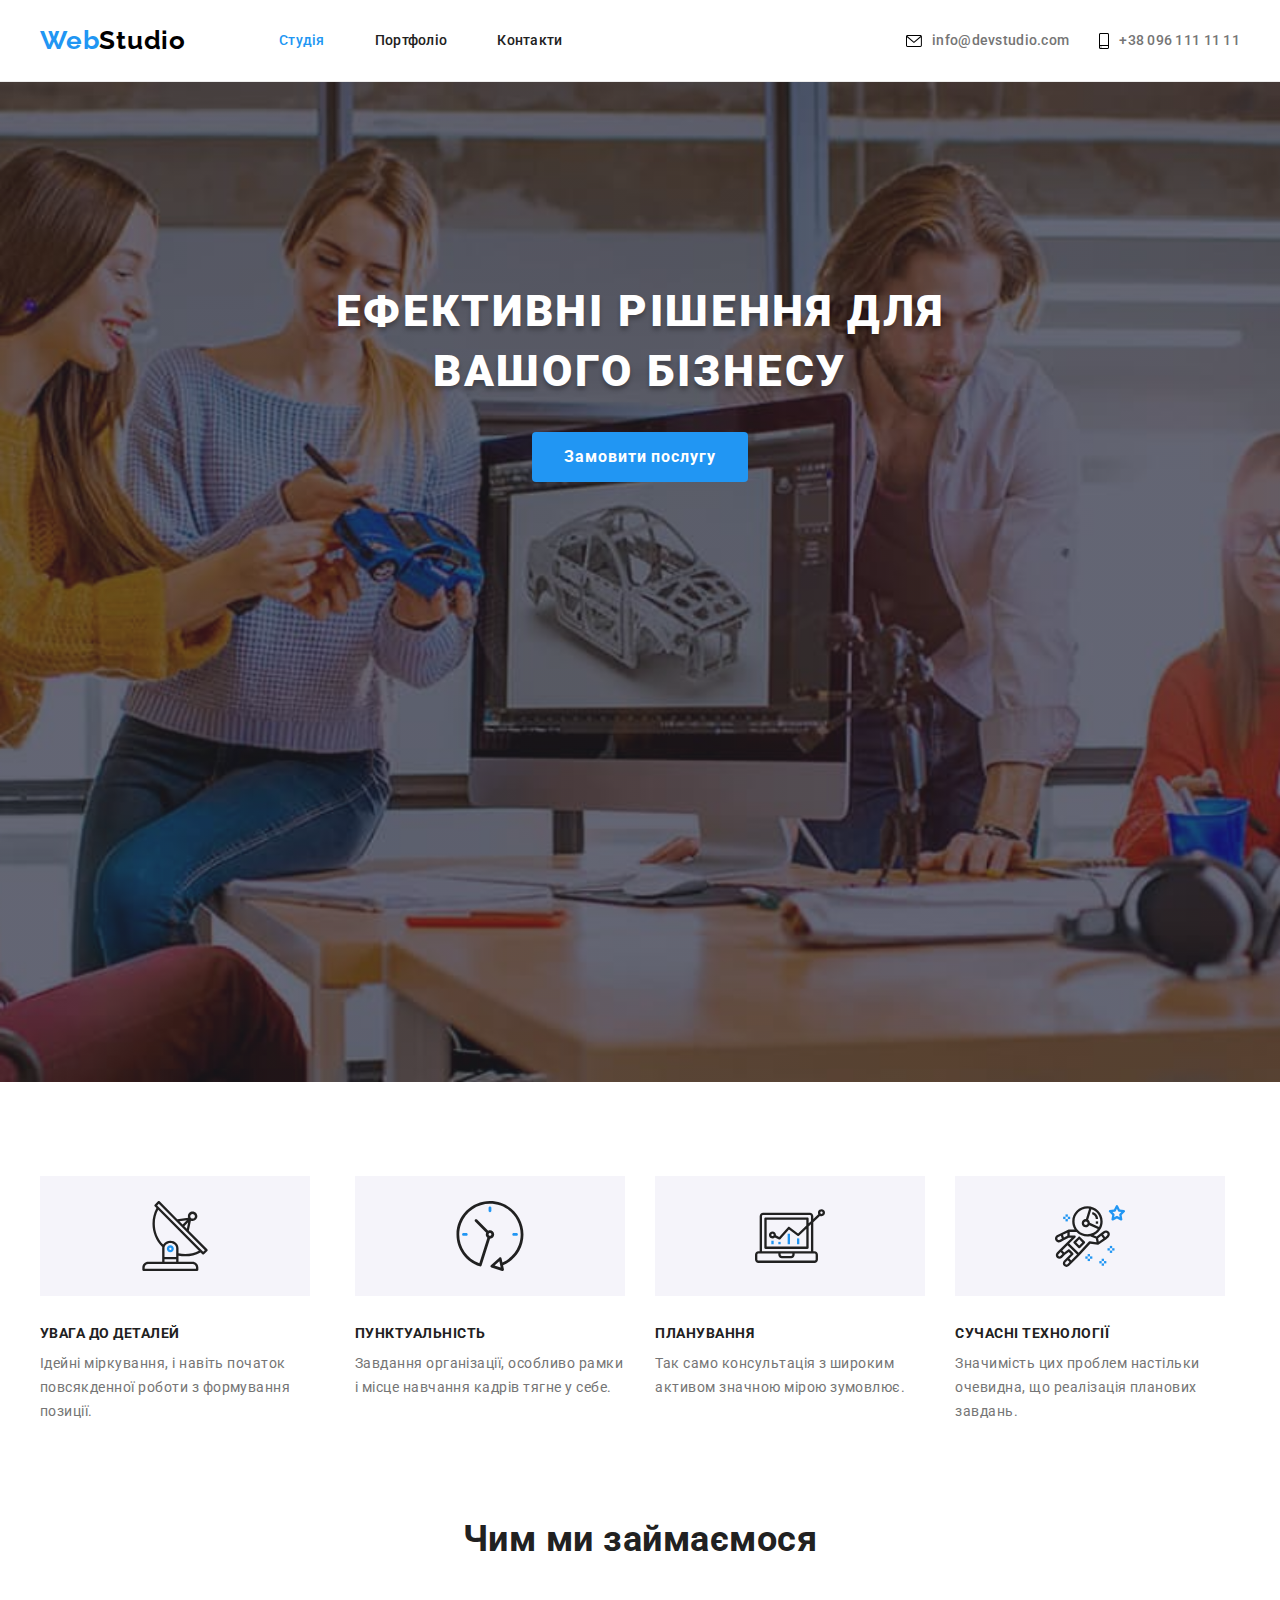
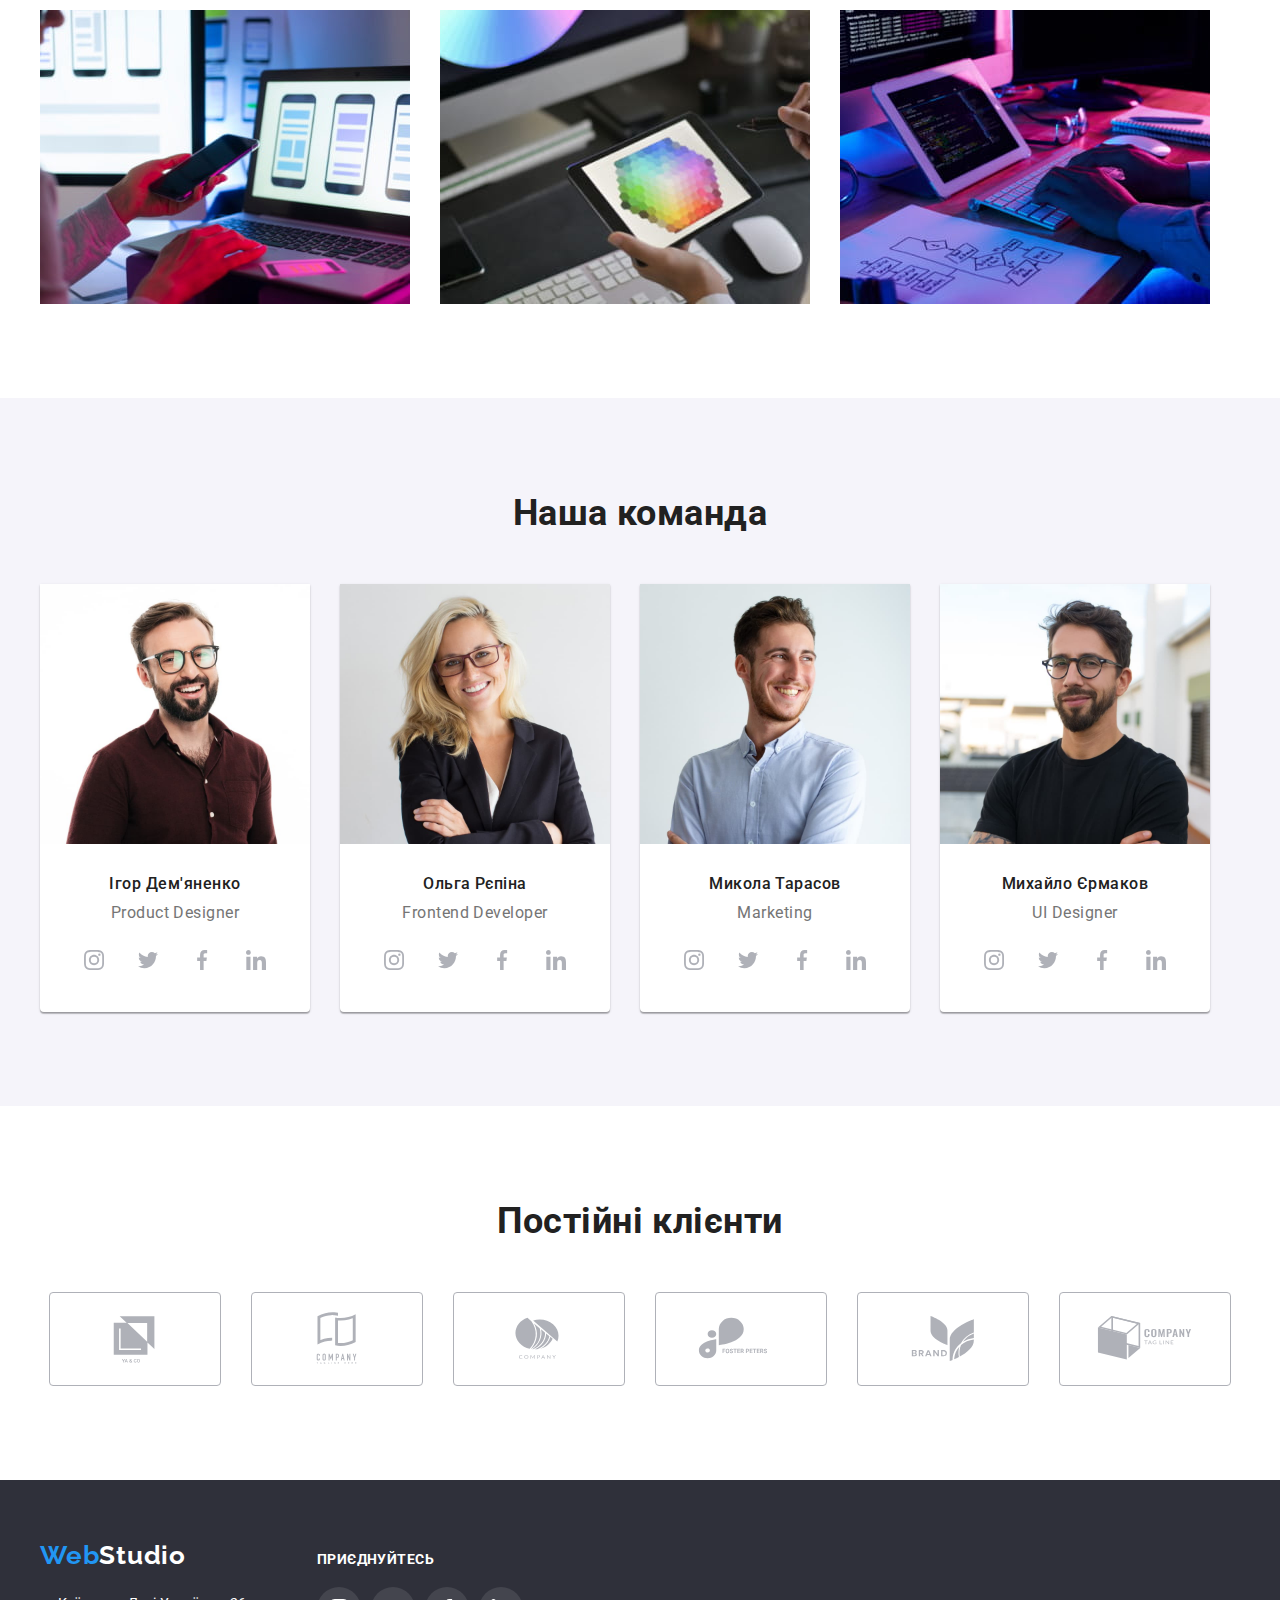
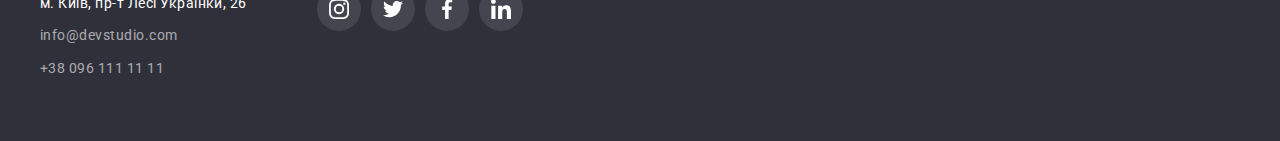
<file: index.html>
<!DOCTYPE html>
<html lang="Uk">
  <head>
    <meta charset="UTF-8" />
    <meta http-equiv="X-UA-Compatible" content="IE=edge" />
    <meta name="viewport" content="width=device-width, initial-scale=1.0" />
    <title>Студія</title>
    <!-- Fonts -->
    <link rel="preconnect" href="https://fonts.googleapis.com" />
    <link rel="preconnect" href="https://fonts.gstatic.com" crossorigin />
    <link
      href="https://fonts.googleapis.com/css2?family=Raleway:wght@700&family=Roboto:wght@400;500;700;900&display=swap"
      rel="stylesheet"
    />
    <!-- Modern-normalize CSS -->
    <link
      rel="stylesheet"
      href="https://cdnjs.cloudflare.com/ajax/libs/modern-normalize/1.1.0/modern-normalize.min.css"
      integrity="sha512-wpPYUAdjBVSE4KJnH1VR1HeZfpl1ub8YT/NKx4PuQ5NmX2tKuGu6U/JRp5y+Y8XG2tV+wKQpNHVUX03MfMFn9Q=="
      crossorigin="anonymous"
      referrerpolicy="no-referrer"
    />
    <!-- My CSS -->
    <link rel="stylesheet" href="./css/styles.css" />
  </head>
  <body>
    <!--
      |============================
      | Верхня лінія сторінки Студія
      |============================
    -->

    <header class="header">
      <div class="container header-flex">
        <a href="./index.html" class="logo-web">Web<span class="logo-studio">Studio</span></a>
        <nav class="nav">
          <ul class="nav-list">
            <li class="item"><a class="current" href="./index.html">Студія</a></li>
            <li class="item"><a href="./portfolio.html">Портфоліо</a></li>
            <li class="item"><a href="">Контакти</a></li>
          </ul>
        </nav>
        <ul class="contacts">
          <li class="contacts-item">
            <a class="mail" href="mailto:info@devstudio.com">
              <svg class="envelope" width="16" height="12">
                <use href="./images/sprite-icons.svg#icon-envelope"></use>
              </svg>
              info@devstudio.com
            </a>
          </li>
          <li class="contacts-item">
            <a class="tel" href="tel:+380961111111">
              <svg class="smartphone" width="10" height="16">
                <use href="./images/sprite-icons.svg#icon-smartphone"></use>
              </svg>
              +38 096 111 11 11</a
            >
          </li>
        </ul>
      </div>
    </header>

    <!--
    |============================
    | Основний контент сторінки Студія 
    |============================
      -->

    <main>
      <!--
        |============================
        | Герой (шапка) сторінки 
        |============================
      -->
      <section class="hero">
        <h1 class="hero-title">Ефективні рішення для вашого бізнесу</h1>
        <button type="button" class="button">Замовити послугу</button>
      </section>

      <!--
        |============================
        | Особливості
        |============================
      -->

      <section class="section-features">
        <div class="container">
          <h2 class="visually-hidden">Особливості</h2>
          <ul class="feature-list">
            <li class="item">
              <div class="feature-box">
                <svg class="feature-icons" width="70" height="70">
                  <use href="./images/sprite-icons.svg#icon-antenna"></use>
                </svg>
              </div>
              <h3 class="subtitle">Увага до деталей</h3>
              <p>Ідейні міркування, і навіть початок повсякденної роботи з формування позиції.</p>
            </li>
            <li class="item">
              <div class="feature-box">
                <svg class="feature-icons" width="70" height="70">
                  <use href="./images/sprite-icons.svg#icon-clock"></use>
                </svg>
              </div>
              <h3 class="subtitle">Пунктуальність</h3>
              <p>Завдання організації, особливо рамки і місце навчання кадрів тягне у себе.</p>
            </li>
            <li class="item">
              <div class="feature-box">
                <svg class="feature-icons" width="70" height="70">
                  <use href="./images/sprite-icons.svg#icon-diagram"></use>
                </svg>
              </div>
              <h3 class="subtitle">Планування</h3>
              <p>Так само консультація з широким активом значною мірою зумовлює.</p>
            </li>
            <li class="item">
              <div class="feature-box">
                <svg class="feature-icons" width="70" height="70">
                  <use href="./images/sprite-icons.svg#icon-astronaut"></use>
                </svg>
              </div>
              <h3 class="subtitle">Сучасні технології</h3>
              <p>Значимість цих проблем настільки очевидна, що реалізація планових завдань.</p>
            </li>
          </ul>
        </div>
      </section>

      <!--
        |============================
        | Чим ми займаємося
        |============================
      -->

      <section class="section-work">
        <div class="container">
          <h2>Чим ми займаємося</h2>
          <ul class="work-list">
            <li class="item">
              <img
                src="./images/box-1.jpg"
                alt="Жінка користується телефоном та ноутбуком"
                width="370"
                height="294"
              />
            </li>
            <li class="item">
              <img
                src="./images/box-2.jpg"
                alt="Дизайнер використовує планшет"
                width="370"
                height="294"
              />
            </li>
            <li class="item">
              <img
                src="./images/box-3.jpg"
                alt="Чоловік займається програмуванням"
                width="370"
                height="294"
              />
            </li>
          </ul>
        </div>
      </section>

      <!--
        |============================
        | Наша команда
        |============================
      -->

      <section class="section-team">
        <div class="container">
          <h2>Наша команда</h2>
          <ul class="team-list">
            <li class="item">
              <img src="./images/card-1.jpg" alt="Ігор Дем'яненко" width="270" height="260" />
              <div class="team-name">
                <h3>Ігор Дем'яненко</h3>
                <p lang="En">Product Designer</p>
                <ul class="social-list">
                  <li class="social-item">
                    <a
                      href="https://www.instagram.com/"
                      class="social-link"
                      target="_blank"
                      rel="nofollow noopener noreffer"
                    >
                      <svg class="social-icons" width="20" height="20">
                        <use href="./images/sprite-icons.svg#icon-instagram"></use>
                      </svg>
                    </a>
                  </li>
                  <li class="social-item">
                    <a
                      href="https://www.twitter.com/"
                      class="social-link"
                      target="_blank"
                      rel="nofollow noopener noreffer"
                    >
                      <svg class="social-icons" width="20" height="20">
                        <use href="./images/sprite-icons.svg#icon-twitter"></use>
                      </svg>
                    </a>
                  </li>
                  <li class="social-item">
                    <a
                      href="https://www.facebook.com/"
                      class="social-link"
                      target="_blank"
                      rel="nofollow noopener noreffer"
                    >
                      <svg class="social-icons" width="20" height="20">
                        <use href="./images/sprite-icons.svg#icon-facebook"></use>
                      </svg>
                    </a>
                  </li>
                  <li class="social-item">
                    <a
                      href="https://www.linkedin.com/"
                      class="social-link"
                      target="_blank"
                      rel="nofollow noopener noreffer"
                    >
                      <svg class="social-icons" width="20" height="20">
                        <use href="./images/sprite-icons.svg#icon-linkedin"></use>
                      </svg>
                    </a>
                  </li>
                </ul>
              </div>
            </li>

            <li class="item">
              <img src="./images/card-2.jpg" alt="Ольга Рєпіна" width="270" height="260" />
              <div class="team-name">
                <h3>Ольга Рєпіна</h3>
                <p lang="En">Frontend Developer</p>
                <ul class="social-list">
                  <li class="social-item">
                    <a
                      href="https://www.instagram.com/"
                      class="social-link"
                      target="_blank"
                      rel="nofollow noopener noreffer"
                    >
                      <svg class="social-icons" width="20" height="20">
                        <use href="./images/sprite-icons.svg#icon-instagram"></use>
                      </svg>
                    </a>
                  </li>
                  <li class="social-item">
                    <a
                      href="https://www.twitter.com/"
                      class="social-link"
                      target="_blank"
                      rel="nofollow noopener noreffer"
                    >
                      <svg class="social-icons" width="20" height="20">
                        <use href="./images/sprite-icons.svg#icon-twitter"></use>
                      </svg>
                    </a>
                  </li>
                  <li class="social-item">
                    <a
                      href="https://www.facebook.com/"
                      class="social-link"
                      target="_blank"
                      rel="nofollow noopener noreffer"
                    >
                      <svg class="social-icons" width="20" height="20">
                        <use href="./images/sprite-icons.svg#icon-facebook"></use>
                      </svg>
                    </a>
                  </li>
                  <li class="social-item">
                    <a
                      href="https://www.linkedin.com/"
                      class="social-link"
                      target="_blank"
                      rel="nofollow noopener noreffer"
                    >
                      <svg class="social-icons" width="20" height="20">
                        <use href="./images/sprite-icons.svg#icon-linkedin"></use>
                      </svg>
                    </a>
                  </li>
                </ul>
              </div>
            </li>

            <li class="item">
              <img src="./images/card-3.jpg" alt="Микола Тарасов" width="270" height="260" />
              <div class="team-name">
                <h3>Микола Тарасов</h3>
                <p lang="En">Marketing</p>
                <ul class="social-list">
                  <li class="social-item">
                    <a
                      href="https://www.instagram.com/"
                      class="social-link"
                      target="_blank"
                      rel="nofollow noopener noreffer"
                    >
                      <svg class="social-icons" width="20" height="20">
                        <use href="./images/sprite-icons.svg#icon-instagram"></use>
                      </svg>
                    </a>
                  </li>
                  <li class="social-item">
                    <a
                      href="https://www.twitter.com/"
                      class="social-link"
                      target="_blank"
                      rel="nofollow noopener noreffer"
                    >
                      <svg class="social-icons" width="20" height="20">
                        <use href="./images/sprite-icons.svg#icon-twitter"></use>
                      </svg>
                    </a>
                  </li>
                  <li class="social-item">
                    <a
                      href="https://www.facebook.com/"
                      class="social-link"
                      target="_blank"
                      rel="nofollow noopener noreffer"
                    >
                      <svg class="social-icons" width="20" height="20">
                        <use href="./images/sprite-icons.svg#icon-facebook"></use>
                      </svg>
                    </a>
                  </li>
                  <li class="social-item">
                    <a
                      href="https://www.linkedin.com/"
                      class="social-link"
                      target="_blank"
                      rel="nofollow noopener noreffer"
                    >
                      <svg class="social-icons" width="20" height="20">
                        <use href="./images/sprite-icons.svg#icon-linkedin"></use>
                      </svg>
                    </a>
                  </li>
                </ul>
              </div>
            </li>

            <li class="item">
              <img src="./images/card-4.jpg" alt="Михайло Єрмаков" width="270" height="260" />
              <div class="team-name">
                <h3>Михайло Єрмаков</h3>
                <p lang="En">UI Designer</p>
                <ul class="social-list">
                  <li class="social-item">
                    <a
                      href="https://www.instagram.com/"
                      class="social-link"
                      target="_blank"
                      rel="nofollow noopener noreffer"
                    >
                      <svg class="social-icons" width="20" height="20">
                        <use href="./images/sprite-icons.svg#icon-instagram"></use>
                      </svg>
                    </a>
                  </li>
                  <li class="social-item">
                    <a
                      href="https://www.twitter.com/"
                      class="social-link"
                      target="_blank"
                      rel="nofollow noopener noreffer"
                    >
                      <svg class="social-icons" width="20" height="20">
                        <use href="./images/sprite-icons.svg#icon-twitter"></use>
                      </svg>
                    </a>
                  </li>
                  <li class="social-item">
                    <a
                      href="https://www.facebook.com/"
                      class="social-link"
                      target="_blank"
                      rel="nofollow noopener noreffer"
                    >
                      <svg class="social-icons" width="20" height="20">
                        <use href="./images/sprite-icons.svg#icon-facebook"></use>
                      </svg>
                    </a>
                  </li>
                  <li class="social-item">
                    <a
                      href="https://www.linkedin.com/"
                      class="social-link"
                      target="_blank"
                      rel="nofollow noopener noreffer"
                    >
                      <svg class="social-icons" width="20" height="20">
                        <use href="./images/sprite-icons.svg#icon-linkedin"></use>
                      </svg>
                    </a>
                  </li>
                </ul>
              </div>
            </li>
          </ul>
        </div>
      </section>

      <!--
        |============================
        | ПОСТІЙНІ КЛІЄНТИ
        |============================
      -->

      <section class="section-clients">
        <div class="container">
          <h2>Постійні клієнти</h2>
          <ul class="list">
            <li class="item">
              <a href="" class="link">
                <svg class="client-icons" width="106" height="60">
                  <use href="./images/sprite-icons.svg#icon-client-6"></use>
                </svg>
              </a>
            </li>
            <li class="item">
              <a href="" class="link">
                <svg class="client-icons" width="106" height="60">
                  <use href="./images/sprite-icons.svg#icon-client-5"></use>
                </svg>
              </a>
            </li>
            <li class="item">
              <a href="" class="link">
                <svg class="client-icons" width="106" height="60">
                  <use href="./images/sprite-icons.svg#icon-client-4"></use>
                </svg>
              </a>
            </li>
            <li class="item">
              <a href="" class="link">
                <svg class="client-icons" width="106" height="60">
                  <use href="./images/sprite-icons.svg#icon-client-3"></use>
                </svg>
              </a>
            </li>
            <li class="item">
              <a href="" class="link">
                <svg class="client-icons" width="106" height="60">
                  <use href="./images/sprite-icons.svg#icon-client-2"></use>
                </svg>
              </a>
            </li>
            <li class="item">
              <a href="" class="link">
                <svg class="client-icons" width="106" height="60">
                  <use href="./images/sprite-icons.svg#icon-client-1"></use>
                </svg>
              </a>
            </li>
          </ul>
        </div>
      </section>
    </main>

    <!--
      |============================
      | Підвал сторінки Студія
      |============================
    -->

    <footer class="footer">
      <div class="container footer-flex">
        <div>
          <a href="./index.html" class="logo-web">Web<span class="logo-studio">Studio</span></a>
          <address class="footer-address">
            <ul class="address-list">
              <li class="address-item">
                <a
                  class="address"
                  href="https://goo.gl/maps/hQi6V8cCwgHhLjm26"
                  target="_blank"
                  rel="nofollow noopener noreffer"
                  >м. Київ, пр-т Лесі Українки, 26</a
                >
              </li>
              <li class="address-item">
                <a href="mailto:info@devstudio.com">info@devstudio.com</a>
              </li>
              <li class="address-item"><a href="tel:+380961111111">+38 096 111 11 11</a></li>
            </ul>
          </address>
        </div>
        <div class="social">
          <p class="social-title">Приєднуйтесь</p>
          <ul class="list">
            <li class="item">
              <a
                href="https://www.instagram.com/"
                class="link"
                target="_blank"
                rel="nofollow noopener noreffer"
              >
                <svg class="social-icons" width="20" height="20">
                  <use href="./images/sprite-icons.svg#icon-instagram"></use>
                </svg>
              </a>
            </li>
            <li class="item">
              <a
                href="https://twitter.com/?lang=uk"
                class="link"
                target="_blank"
                rel="nofollow noopener noreffer"
                ><svg class="social-icons" width="20" height="20">
                  <use href="./images/sprite-icons.svg#icon-twitter"></use>
                </svg>
              </a>
            </li>
            <li class="item">
              <a
                href="https://www.facebook.com/"
                class="link"
                target="_blank"
                rel="nofollow noopener noreffer"
                ><svg class="social-icons" width="20" height="20">
                  <use href="./images/sprite-icons.svg#icon-facebook"></use>
                </svg>
              </a>
            </li>
            <li class="item">
              <a
                href="https://www.linkedin.com/"
                class="link"
                target="_blank"
                rel="nofollow noopener noreffer"
                ><svg class="social-icons" width="20" height="20">
                  <use href="./images/sprite-icons.svg#icon-linkedin"></use>
                </svg>
              </a>
            </li>
          </ul>
        </div>
      </div>
    </footer>
  </body>
</html>
</file>
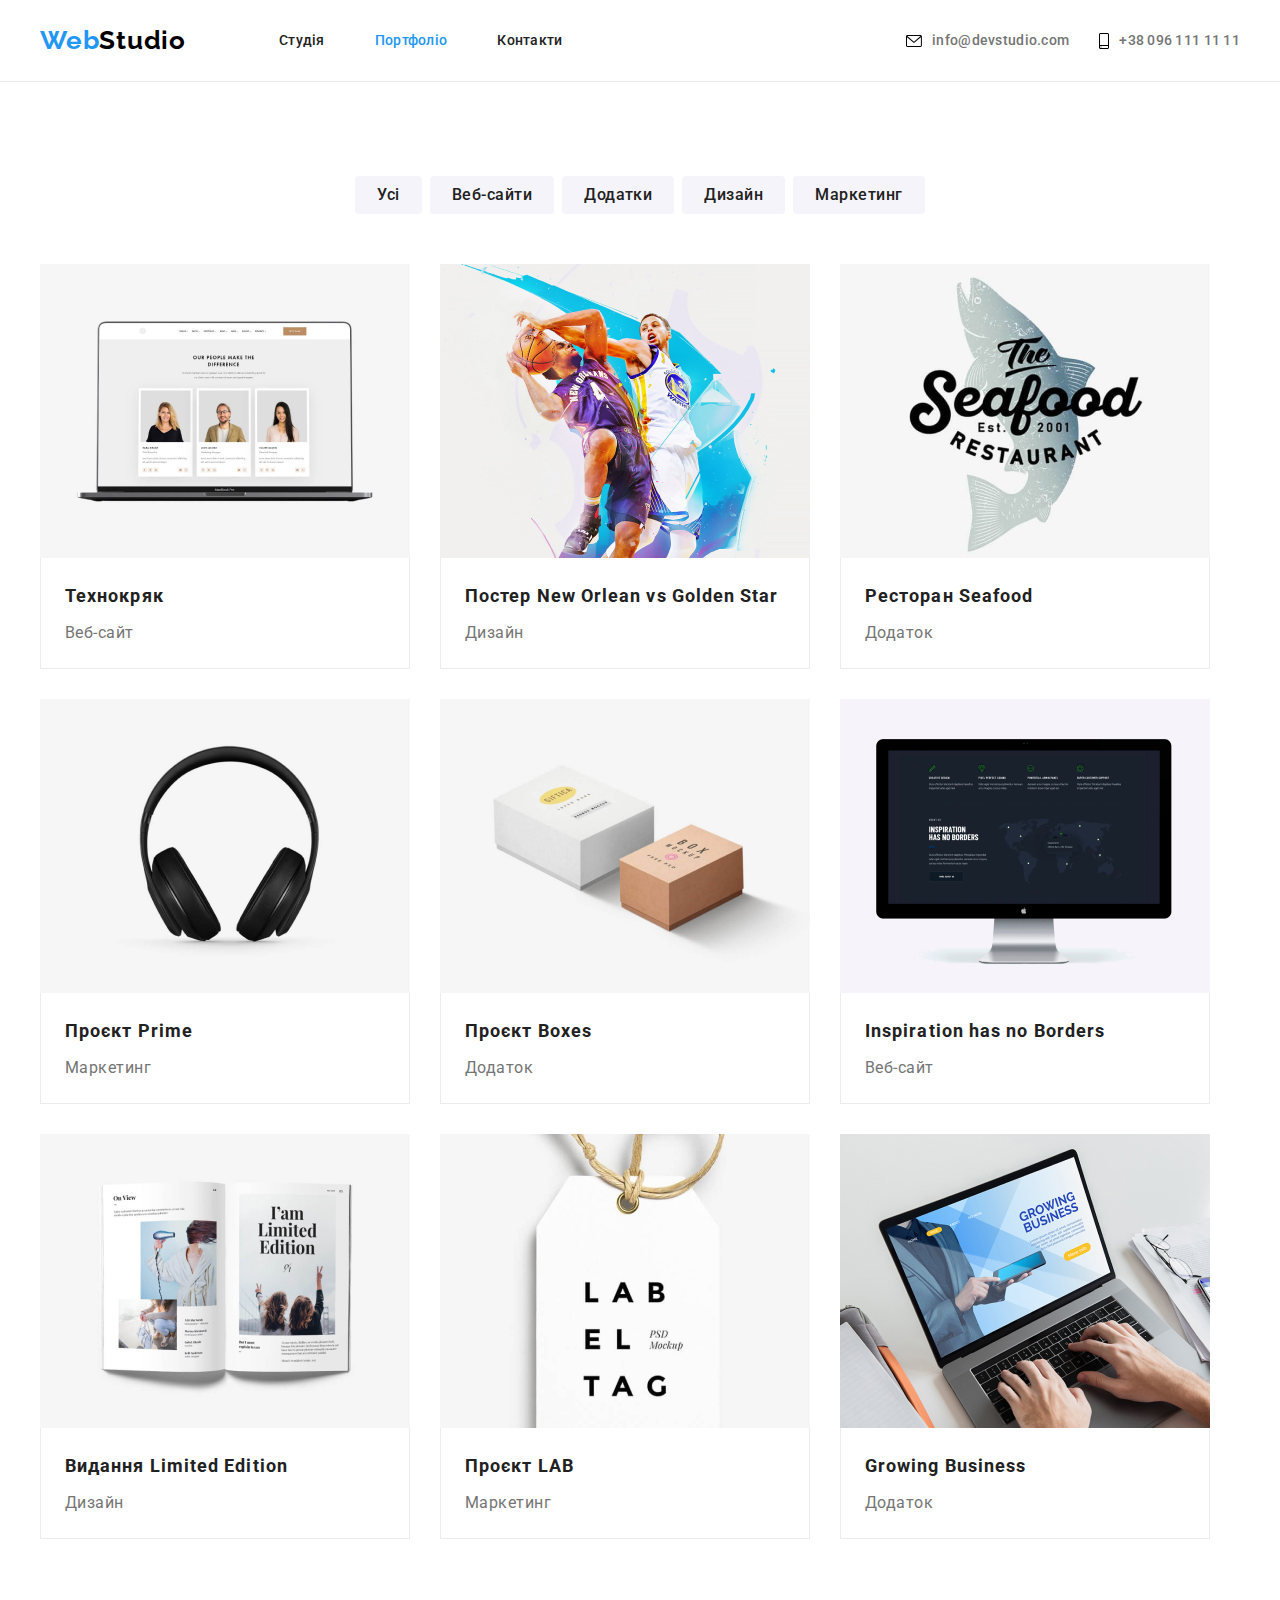
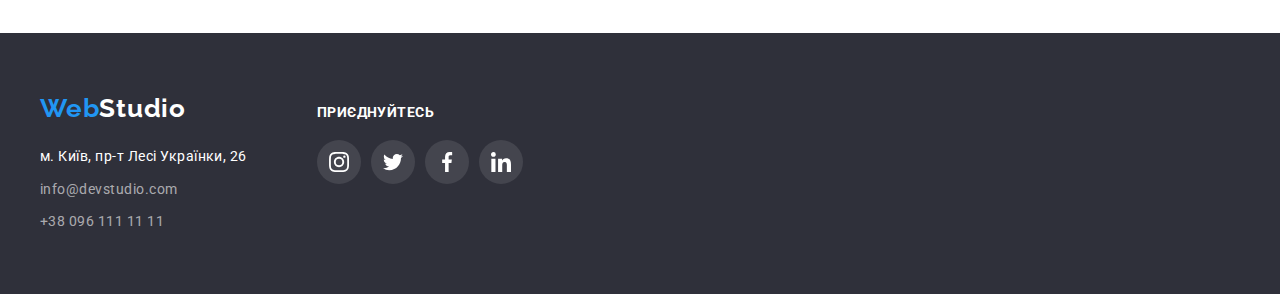
<file: portfolio.html>
<!DOCTYPE html>
<html lang="Uk">
  <head>
    <meta charset="UTF-8" />
    <meta http-equiv="X-UA-Compatible" content="IE=edge" />
    <meta name="viewport" content="width=device-width, initial-scale=1.0" />
    <title>Портфоліо</title>
    <!-- Fonts -->
    <link rel="preconnect" href="https://fonts.googleapis.com" />
    <link rel="preconnect" href="https://fonts.gstatic.com" crossorigin />
    <link
      href="https://fonts.googleapis.com/css2?family=Raleway:wght@700&family=Roboto:wght@400;500;700;900&display=swap"
      rel="stylesheet"
    />
    <!-- Modern-normalize CSS -->
    <link
      rel="stylesheet"
      href="https://cdnjs.cloudflare.com/ajax/libs/modern-normalize/1.1.0/modern-normalize.min.css"
      integrity="sha512-wpPYUAdjBVSE4KJnH1VR1HeZfpl1ub8YT/NKx4PuQ5NmX2tKuGu6U/JRp5y+Y8XG2tV+wKQpNHVUX03MfMFn9Q=="
      crossorigin="anonymous"
      referrerpolicy="no-referrer"
    />
    <!-- My CSS -->
    <link rel="stylesheet" href="./css/styles.css" />
  </head>
  <body>
    <!--
      |============================
      | Верхня лінія сторінки
      |============================
    -->

    <header class="header section">
      <div class="container header-flex">
        <a href="./index.html" class="logo-web">Web<span class="logo-studio">Studio</span></a>
        <nav class="nav">
          <ul class="nav-list">
            <li class="item"><a href="./index.html">Студія</a></li>
            <li class="item"><a class="current" href="./portfolio.html">Портфоліо</a></li>
            <li class="item"><a href="">Контакти</a></li>
          </ul>
        </nav>
        <ul class="contacts">
          <li class="contacts-item">
            <a class="mail" href="mailto:info@devstudio.com">
              <svg class="envelope" width="16" height="12">
                <use href="./images/sprite-icons.svg#icon-envelope"></use>
              </svg>
              info@devstudio.com
            </a>
          </li>
          <li class="contacts-item">
            <a class="tel" href="tel:+380961111111">
              <svg class="smartphone" width="10" height="16">
                <use href="./images/sprite-icons.svg#icon-smartphone"></use>
              </svg>
              +38 096 111 11 11</a
            >
          </li>
        </ul>
      </div>
    </header>

    <!--
      |============================
      | Основний контент сторінки Портфоліо
      |============================
    -->

    <main>
      <section class="section-projects section">
        <h1 class="visually-hidden">Проєкти</h1>
        <div class="container">
          <!-- Фільтри сторінки Портфоліо -->

          <ul class="filters">
            <li class="item">
              <button type="button" class="button">Усі</button>
            </li>
            <li class="item">
              <button type="button" class="button">Веб-сайти</button>
            </li>
            <li class="item">
              <button type="button" class="button">Додатки</button>
            </li>
            <li class="item">
              <button type="button" class="button">Дизайн</button>
            </li>
            <li class="item">
              <button type="button" class="button">Маркетинг</button>
            </li>
          </ul>

          <!--
            |============================
            | Проєкти
            |============================
          -->
          <ul class="project-list">
            <li class="list-item">
              <img src="./images/project-1.jpg" alt="Веб-сайт" width="370" height="294" />
              <div class="project-name">
                <h2>Технокряк</h2>
                <p>Веб-сайт</p>
              </div>
            </li>

            <li class="list-item">
              <img src="./images/project-2.jpg" alt="Баскетболісти" width="370" height="294" />
              <div class="project-name">
                <h2>Постер <span lang="En">New Orlean vs Golden Star</span></h2>
                <p>Дизайн</p>
              </div>
            </li>
            <li class="list-item">
              <img src="./images/project-3.jpg" alt="Емблема ресторану" width="370" height="294" />
              <div class="project-name">
                <h2>Ресторан <span lang="En">Seafood</span></h2>
                <p>Додаток</p>
              </div>
            </li>

            <li class="list-item">
              <img src="./images/project-4.jpg" alt="Навушники" width="370" height="294" />
              <div class="project-name">
                <h2>Проєкт <span lang="En">Prime</span></h2>
                <p>Маркетинг</p>
              </div>
            </li>

            <li class="list-item">
              <img src="./images/project-5.jpg" alt="Дві коробки" width="370" height="294" />
              <div class="project-name">
                <h2>Проєкт <span lang="En">Boxes</span></h2>
                <p>Додаток</p>
              </div>
            </li>

            <li class="list-item">
              <img src="./images/project-6.jpg" alt="Монітор" width="370" height="294" />
              <div class="project-name">
                <h2><span lang="En">Inspiration has no Borders</span></h2>
                <p>Веб-сайт</p>
              </div>
            </li>

            <li class="list-item">
              <img src="./images/project-7.jpg" alt="Розгорнута книга" width="370" height="294" />
              <div class="project-name">
                <h2>Видання <span lang="En">Limited Edition</span></h2>
                <p>Дизайн</p>
              </div>
            </li>

            <li class="list-item">
              <img src="./images/project-8.jpg" alt="Бірка" width="370" height="294" />
              <div class="project-name">
                <h2>Проєкт <span lang="En">LAB</span></h2>
                <p>Маркетинг</p>
              </div>
            </li>

            <li class="list-item">
              <img
                src="./images/project-9.jpg"
                alt="Чоловік працює за ноутбуком"
                width="370"
                height="294"
              />
              <div class="project-name">
                <h2><span lang="En">Growing Business</span></h2>
                <p>Додаток</p>
              </div>
            </li>
          </ul>
        </div>
      </section>
    </main>

    <!--
      |============================
      | Підвал сторінки
      |============================
    -->

    <footer class="footer">
      <div class="container footer-flex">
        <div>
          <a href="./index.html" class="logo-web">Web<span class="logo-studio">Studio</span></a>
          <address class="footer-address">
            <ul class="address-list">
              <li class="address-item">
                <a
                  class="address"
                  href="https://goo.gl/maps/hQi6V8cCwgHhLjm26"
                  target="_blank"
                  rel="nofollow noopener noreffer"
                  >м. Київ, пр-т Лесі Українки, 26</a
                >
              </li>
              <li class="address-item">
                <a href="mailto:info@devstudio.com">info@devstudio.com</a>
              </li>
              <li class="address-item"><a href="tel:+380961111111">+38 096 111 11 11</a></li>
            </ul>
          </address>
        </div>
        <div class="social">
          <p class="social-title">Приєднуйтесь</p>
          <ul class="list">
            <li class="item">
              <a
                href="https://www.instagram.com/"
                class="link"
                target="_blank"
                rel="nofollow noopener noreffer"
              >
                <svg class="social-icons" width="20" height="20">
                  <use href="./images/sprite-icons.svg#icon-instagram"></use>
                </svg>
              </a>
            </li>
            <li class="item">
              <a
                href="https://twitter.com/?lang=uk"
                class="link"
                target="_blank"
                rel="nofollow noopener noreffer"
                ><svg class="social-icons" width="20" height="20">
                  <use href="./images/sprite-icons.svg#icon-twitter"></use>
                </svg>
              </a>
            </li>
            <li class="item">
              <a
                href="https://www.facebook.com/"
                class="link"
                target="_blank"
                rel="nofollow noopener noreffer"
                ><svg class="social-icons" width="20" height="20">
                  <use href="./images/sprite-icons.svg#icon-facebook"></use>
                </svg>
              </a>
            </li>
            <li class="item">
              <a
                href="https://www.linkedin.com/"
                class="link"
                target="_blank"
                rel="nofollow noopener noreffer"
                ><svg class="social-icons" width="20" height="20">
                  <use href="./images/sprite-icons.svg#icon-linkedin"></use>
                </svg>
              </a>
            </li>
          </ul>
        </div>
      </div>
    </footer>
  </body>
</html>
</file>
<file: css/styles.css>
:root {
  /* Головна палітра кольорів */
  --primary-text-color: #757575;
  --title-text-color: #212121;
  --accent-color: #2196f3;
  --white-text-color: #ffffff;
  --social-primary-color: #afb1b8;
  /* CSS-змінні фонові кольори */
  --secondary-bg-color: #f5f4fa;
  --footer-bg-color: #2f303a;
  --accent-bg-color: #2196f3;
  --white-bg-color: #ffffff;
  --social-bg-color: rgba(255, 255, 255, 0.1);
  /* FLEX-змінні */
  --project-list-gap: 30px;
  --section-padding-gap: 94px;
  /* Тіні карток та кнопок */
  --shadow-portfolio: 0px 4px 4px rgba(0, 0, 0, 0.25);
  --shadow-studio: 0px 1px 3px rgba(0, 0, 0, 0.12), 0px 1px 1px rgba(0, 0, 0, 0.14),
    0px 2px 1px rgba(0, 0, 0, 0.2);
}

body {
  color: var(--primary-text-color);
  font-family: Roboto, Raleway, Montserrat, sans-serif;
  letter-spacing: 0.03em;

  margin: 0;
}

/**
  |============================
  | RESET
  |============================
*/

/* скидання деяких налаштувань списків та посилань */
ul,
ol {
  list-style: none;
}
a {
  text-decoration: none;
  color: currentColor;
}
/* скидаємо MARGIN де це потрібно */
ul,
p,
h1,
h2,
h3 {
  margin: 0;
  padding: 0;
}
/* Для картинок прибираємо нижній просвіт */
img {
  display: block;
}

/**
  |============================
  | КОНТЕЙНЕР
  |============================
*/

.container {
  width: 1200px;
  margin: 0 auto;
  padding: 0 15px;
}

/**
  |============================
  | Верхня лінія сторінки Студія
  |============================
*/
.logo-web {
  color: #2196f3;
  text-decoration: none;

  font-family: 'Raleway';
  font-weight: 700;
  font-size: 26px;
  line-height: 1.2;
  letter-spacing: 0.03em;
}

.header .logo-web {
  display: inline-block;
}

.logo-studio {
  color: #000000;
}
.header {
  padding-top: 25px;
  padding-bottom: 25px;
  border-bottom: 1px solid #ececec;

  background-color: var(--white-bg-color);

  font-weight: 500;
  font-size: 14px;
  line-height: 1.14;
  letter-spacing: 0.02em;
}

.nav a.current {
  color: var(--accent-color);
}

.nav a {
  color: var(--title-text-color);
}
.nav a:hover,
.nav a:focus {
  color: var(--accent-color);
}

.contacts a {
  color: var(--primary-text-color);
}
.contacts a:hover,
.contacts a:focus {
  color: var(--accent-color);
  fill: var(--accent-color);
}

.envelope,
.smartphone {
  margin-right: 10px;
}

/* ФЛЕКС ХЕДЕРУ */

.header-flex {
  display: flex;
  align-items: center;
}

.nav {
  margin-left: 93px;
}

.nav-list {
  display: flex;
}
.nav-list .item:not(:last-child) {
  margin-right: 50px;
}

.header .contacts {
  display: flex;
  margin-left: auto;
}
.header .contacts-item:not(:last-child) {
  margin-right: 30px;
}

.header .mail,
.header .tel {
  display: flex;
  align-items: center;
}

/* Додаємо іконки

.header .mail::before,
.header .tel::before {
  content: '';
  display: inline-block;
  width: 16px;
  height: 16px;
  background-repeat: no-repeat;
  background-size: contain;
  background-position: center;
  margin-right: 10px;
}

.tel::before {
  background-image: url('../images/icons/smartphone.svg');
}
.mail::before {
  background-image: url(../images/icons/envelope.svg);
} */

/**
  |============================
  | Основний контент сторінки Студія
  |============================
*/

/**
  |============================
  | Герой
  |============================
*/

.hero {
  padding-top: 200px;
  padding-bottom: 200px;
  margin-left: auto;
  margin-right: auto;

  max-width: 1600px;
  min-height: 600px;
  background-color: #2f303a;
  text-align: center;

  background-image: linear-gradient(to right, rgba(47, 48, 58, 0.4), rgba(47, 48, 58, 0.4)),
    url(../images/bg-images/hero-bg.jpg);
  background-size: cover;
  background-position: center;
}

.hero-title {
  width: 696px;
  margin-left: auto;
  margin-right: auto;
  margin-bottom: 30px;

  color: var(--white-text-color);

  font-weight: 900;
  font-size: 44px;
  line-height: 1.36;
  letter-spacing: 0.06em;
  text-transform: uppercase;
  text-shadow: 0px 4px 4px rgba(0, 0, 0, 0.25);
}

.hero .button {
  color: var(--white-text-color);
  background-color: var(--accent-bg-color);
  cursor: pointer;

  display: inline-block;
  padding: 10px 32px;
  border-radius: 4px;
  min-width: 216px;
  min-height: 50px;
  border: transparent;

  font-family: inherit;
  font-weight: 700;
  font-size: 16px;
  line-height: 1.88;
  letter-spacing: 0.06em;
}

/**
  |============================
  | Студія-Особливості
  |============================
*/

.section-features {
  margin-top: 0;
  padding-top: var(--section-padding-gap);
  padding-bottom: var(--section-padding-gap);
}

.section-features .subtitle {
  margin-bottom: 10px;

  color: var(--title-text-color);

  font-size: 14px;
  line-height: 1.14;
  text-transform: uppercase;
}

.section-features p {
  margin-top: 0px;
  margin-bottom: 0px;

  font-size: 14px;
  line-height: 1.71;
}

.feature-box {
  display: inline-flex;
  justify-content: center;
  align-items: center;

  width: 270px;
  height: 120px;
  margin-bottom: 30px;

  background-color: var(--secondary-bg-color);
}

/* FLEX Особливості */

.feature-list {
  display: flex;
}

.feature-list .item {
  width: calc((100%-90px) / 4);
}

.feature-list .item:not(:last-child) {
  margin-right: 30px;
}

/**
  |============================
  | "Чим ми займаємося" AND "Наша команда"
  |============================
*/

.section-work h2,
.section-team h2,
.section-clients h2 {
  margin-bottom: 50px;

  color: var(--title-text-color);

  font-size: 36px;
  line-height: 1.17;
  text-align: center;
}

.section-work {
  /* padding-top: var(--section-padding-gap); */
  padding-bottom: var(--section-padding-gap);
}

.section-team {
  padding-top: var(--section-padding-gap);
  padding-bottom: var(--section-padding-gap);

  background-color: var(--secondary-bg-color);
}

.team-name {
  padding-top: 30px;
  padding-bottom: 30px;
}

.section-team h3 {
  color: var(--title-text-color);

  margin-bottom: 10px;
  font-weight: 500;
  font-size: 16px;
  line-height: 1.19;
  text-align: center;
}

.section-team p {
  margin-bottom: 16px;

  font-size: 16px;
  line-height: 1.19;
  text-align: center;
}

.team-list .item {
  box-shadow: var(--shadow-studio);
  border-radius: 0px 0px 4px 4px;
  background-color: var(--white-bg-color);
}

/* TEAM SOCIAL */

.section-team .social-list {
  display: flex;
  justify-content: center;
  gap: 10px;
}

.section-team .social-link {
  display: flex;
  justify-content: center;
  align-items: center;

  width: 44px;
  height: 44px;

  border-radius: 50%;

  color: var(--social-primary-color);
  fill: currentColor;
}

.section-team .social-link:hover,
.section-team .social-link:focus {
  background-color: var(--accent-bg-color);
  fill: var(--white-text-color);
  cursor: pointer;
}

/* FLEX Чим займаємося та команда */

.section-work .work-list,
.section-team .team-list {
  display: flex;
}
.work-list .item:not(:last-child) {
  margin-right: 30px;
}
.team-list .item:not(:last-child) {
  margin-right: 30px;
}

/**
  |============================
  | СЕКЦІЯ КЛІЄНТИ
  |============================
*/

.section-clients {
  padding-top: var(--section-padding-gap);
  padding-bottom: var(--section-padding-gap);
}

.section-clients .list {
  display: flex;
  justify-content: center;
}
.section-clients .item:not(:last-child) {
  margin-right: 30px;
}

.section-clients .link {
  display: inline-flex;
  justify-content: center;
  align-items: center;

  width: 170px;
  height: 92px;
  border: 1px solid #afb1b8;
  border-radius: 4px;

  color: var(--social-primary-color);
  fill: currentColor;
}

.section-clients .link:hover,
.section-clients .link:focus {
  color: var(--accent-color);
  fill: var(--accent-color);
  border-color: var(--accent-color);
}

/**
  |============================
  | Підвал сторінки
  |============================
*/

.footer {
  padding-top: 60px;
  padding-bottom: 60px;

  background-color: var(--footer-bg-color);
}

.footer .logo-web {
  display: inline-block;
  margin-bottom: 20px;
}

footer .logo-studio {
  color: #ffffff;
}

.footer .address {
  color: var(--white-text-color);
}

.footer-address a {
  color: rgba(255, 255, 255, 0.6);
  font-style: normal;
  font-size: 14px;
  line-height: 1.71;
}

.footer-address a:hover,
.footer-address a:focus {
  color: var(--accent-color);
}

.footer .address-item:not(:last-child) {
  margin-bottom: 9px;
}

/* FOOTER SOCIAL */

.footer-flex {
  display: flex;
  align-items: baseline;
}

.social {
  margin-left: 70px;
}

.footer .social-title {
  margin-bottom: 20px;

  font-weight: 700;
  font-size: 14px;
  line-height: calc(16px / 14px);
  letter-spacing: 0.03em;
  text-transform: uppercase;

  color: var(--white-text-color);
}

.social .list {
  display: flex;
}

.social .item:not(:last-child) {
  margin-right: 10px;
}

/* Add icons socials */

.footer .social-icons {
  fill: var(--white-text-color);
}

.social .link {
  display: inline-flex;
  justify-content: center;
  align-items: center;

  width: 44px;
  height: 44px;
  background-color: var(--social-bg-color);

  border-radius: 50%;
}

.social .link:hover,
.social .link:focus {
  background-color: var(--accent-bg-color);
  cursor: pointer;
}

/**
  |============================
  | Main content of a page Portfolio
  |============================
*/

.filters .button {
  display: inline-block;
  padding: 6px 22px;
  border-radius: 4px;

  min-height: 38px;
  border: transparent;

  color: var(--title-text-color);
  background-color: var(--secondary-bg-color);

  cursor: pointer;

  font-family: inherit;
  font-weight: 500;
  font-size: 16px;
  line-height: 1.62;
  letter-spacing: inherit;
}

.filters .button:hover,
.filters .button:focus {
  color: var(--white-text-color);
  background-color: var(--accent-bg-color);
  box-shadow: var(--shadow-portfolio);
}

.section-projects {
  padding-top: var(--section-padding-gap);
  padding-bottom: var(--section-padding-gap);
}

.section-projects .filters {
  margin-bottom: 50px;
}

.project-list > li {
  width: 370px;
}

.section-projects h2 {
  width: 322px;
  min-height: 36px;

  color: var(--title-text-color);

  font-size: 18px;
  line-height: 2;
  letter-spacing: 0.06em;
}

.section-projects p {
  width: 322px;
  min-height: 30px;

  margin-top: 4px;

  font-size: 16px;
  line-height: 1.88;
}

.project-name {
  padding: 20px 24px;

  border-left: 1px solid #ececec;
  border-right: 1px solid #ececec;
  border-bottom: 1px solid #ececec;
}

.project-list > .list-item:hover {
  box-shadow: var(--shadow-portfolio);
}

/* FLEX FILTERS */

.filters {
  display: flex;
  justify-content: center;
}
.filters .item:not(:last-child) {
  margin-right: 8px;
}

/* FLEX PROJECTS */

.project-list {
  display: flex;
  flex-wrap: wrap;
  gap: var(--project-list-gap);
}

/* Приховування заголовків */

.visually-hidden {
  position: absolute;
  width: 1px;
  height: 1px;
  margin: -1px;
  border: 0;
  padding: 0;

  white-space: nowrap;
  clip-path: inset(100%);
  clip: rect(0 0 0 0);
  overflow: hidden;
}
</file>
